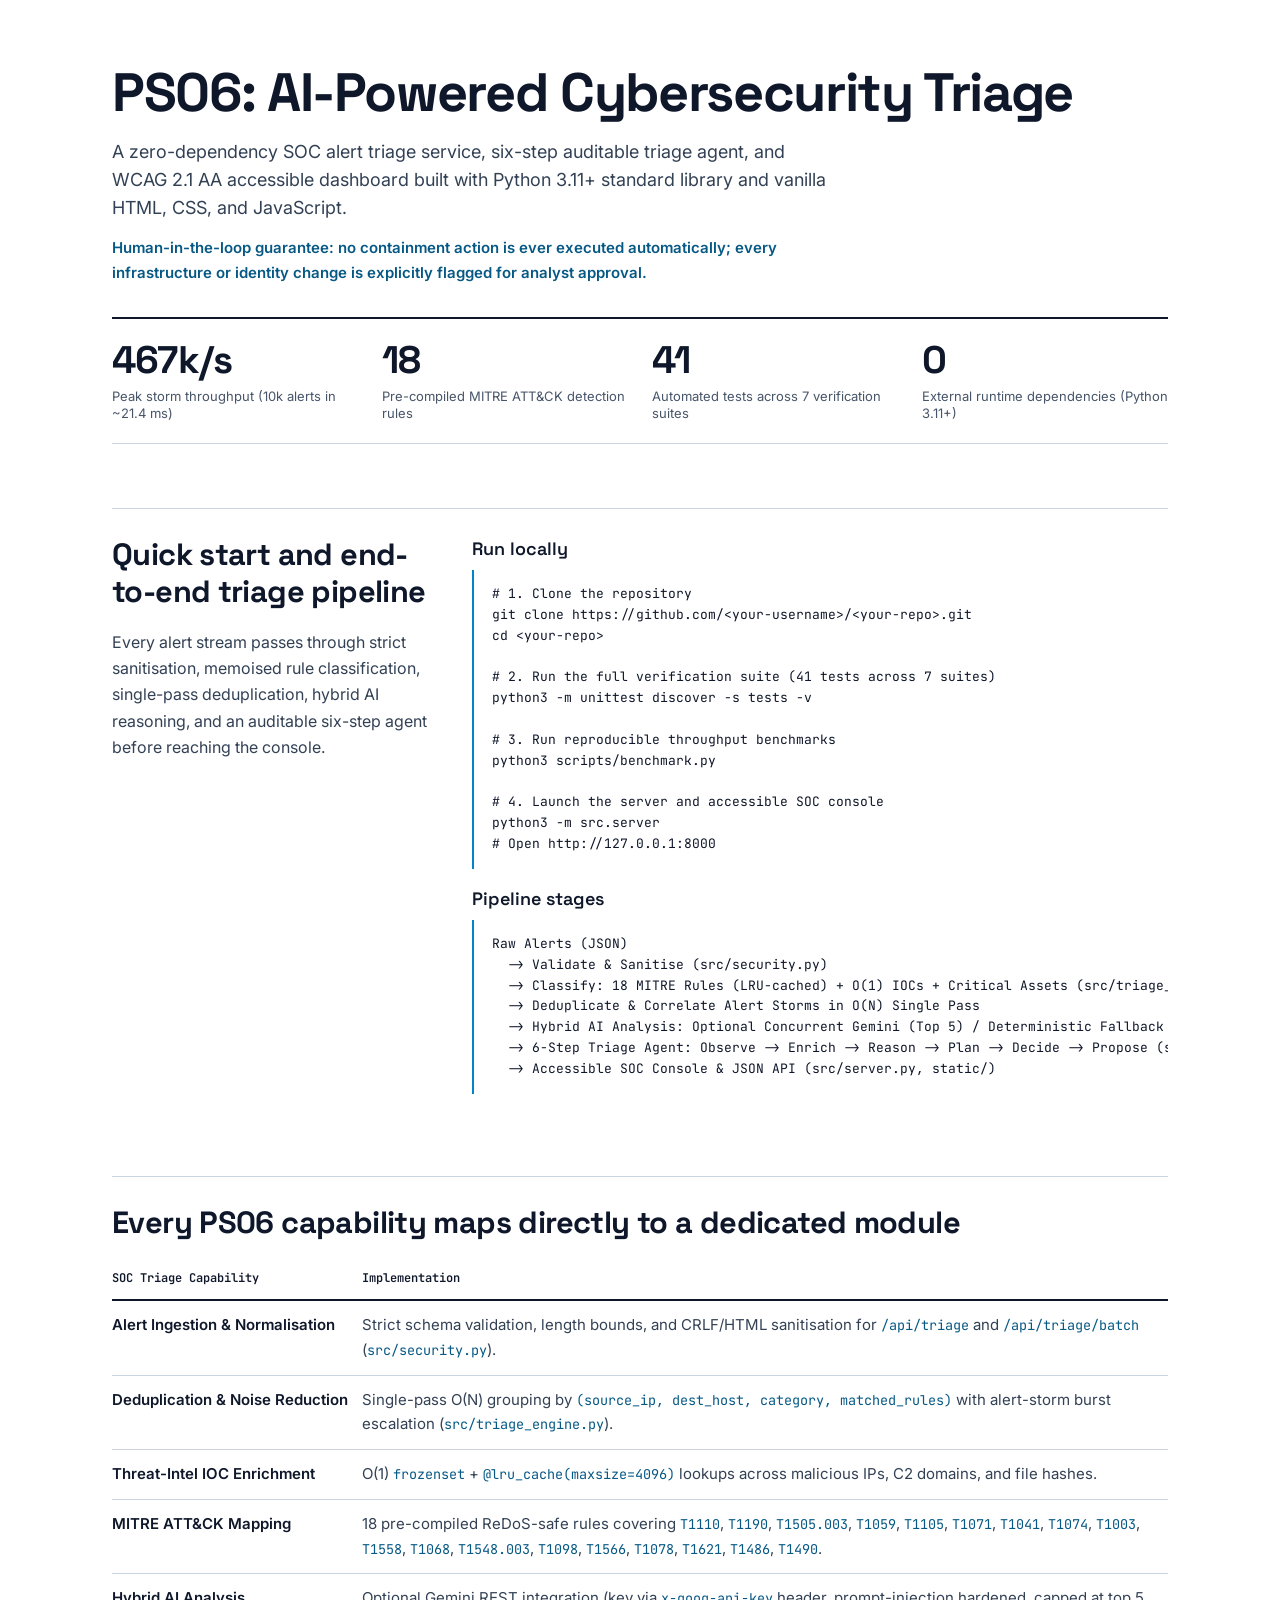
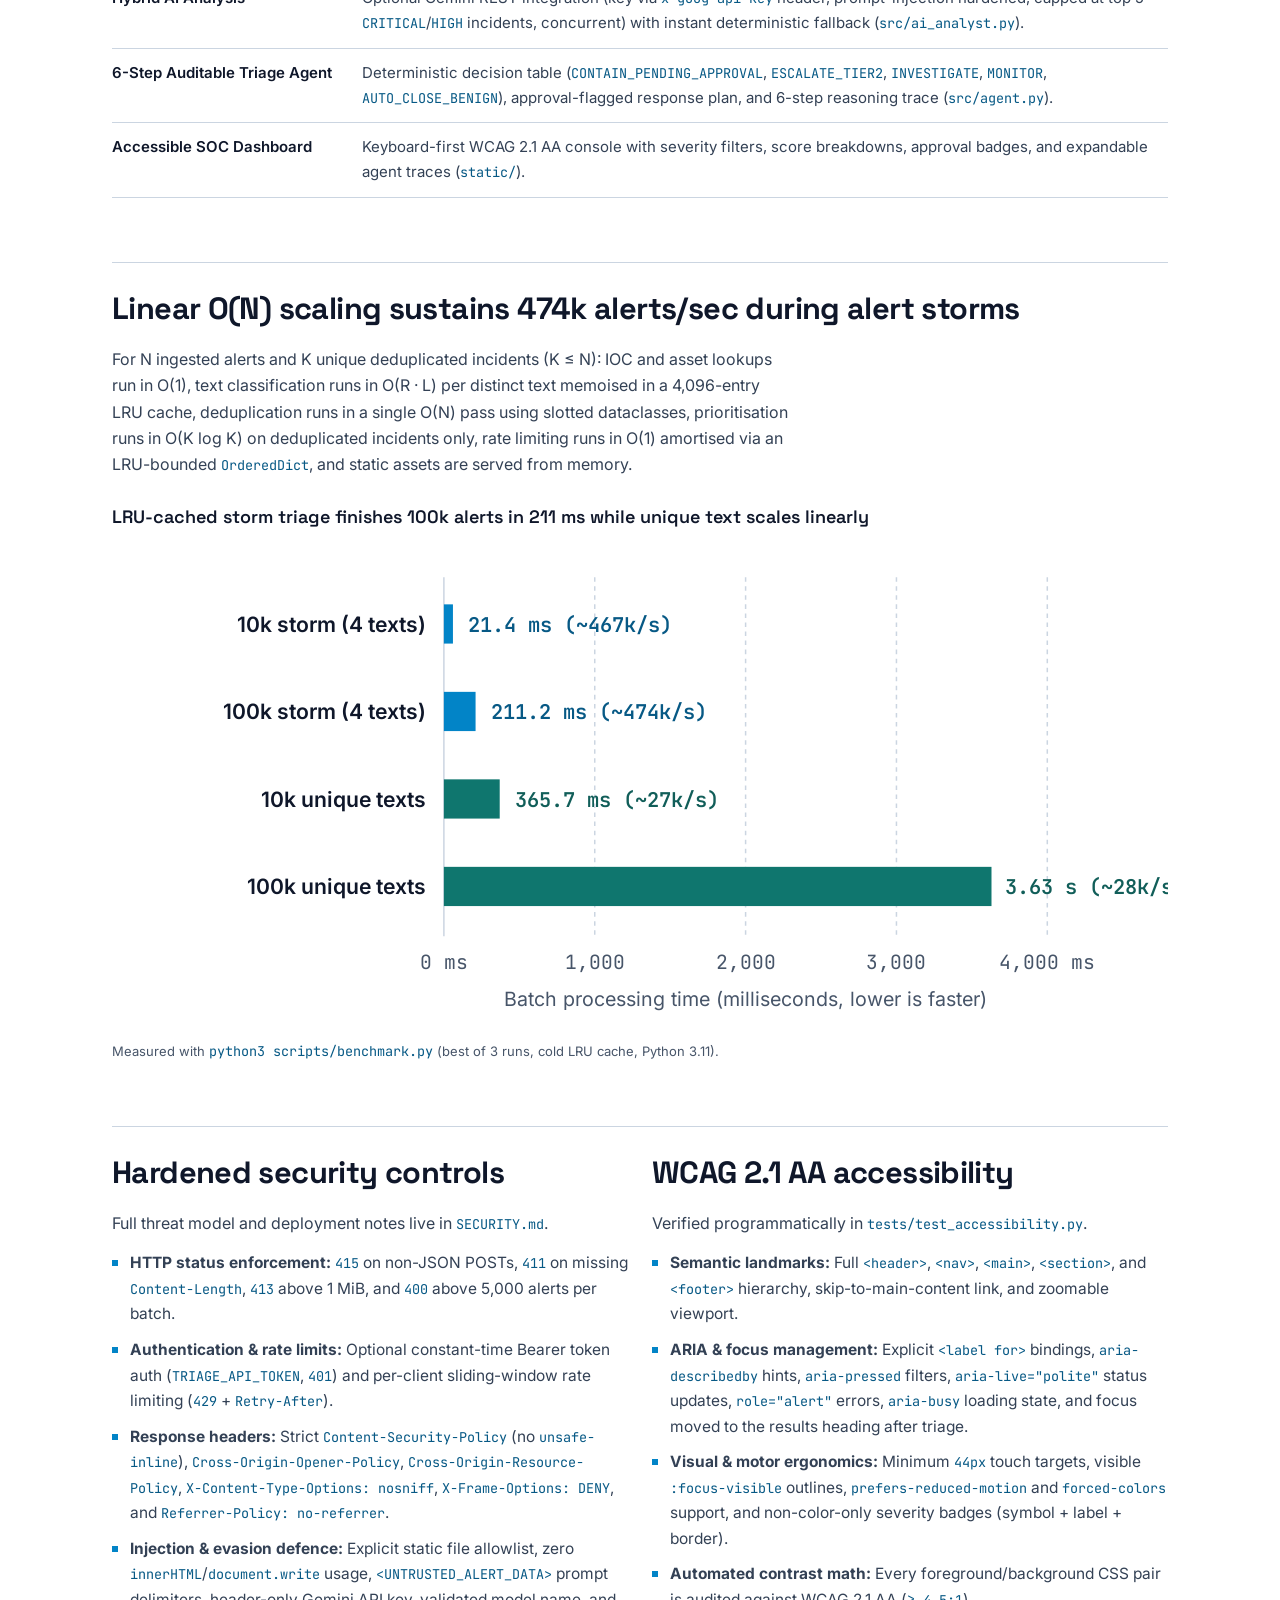
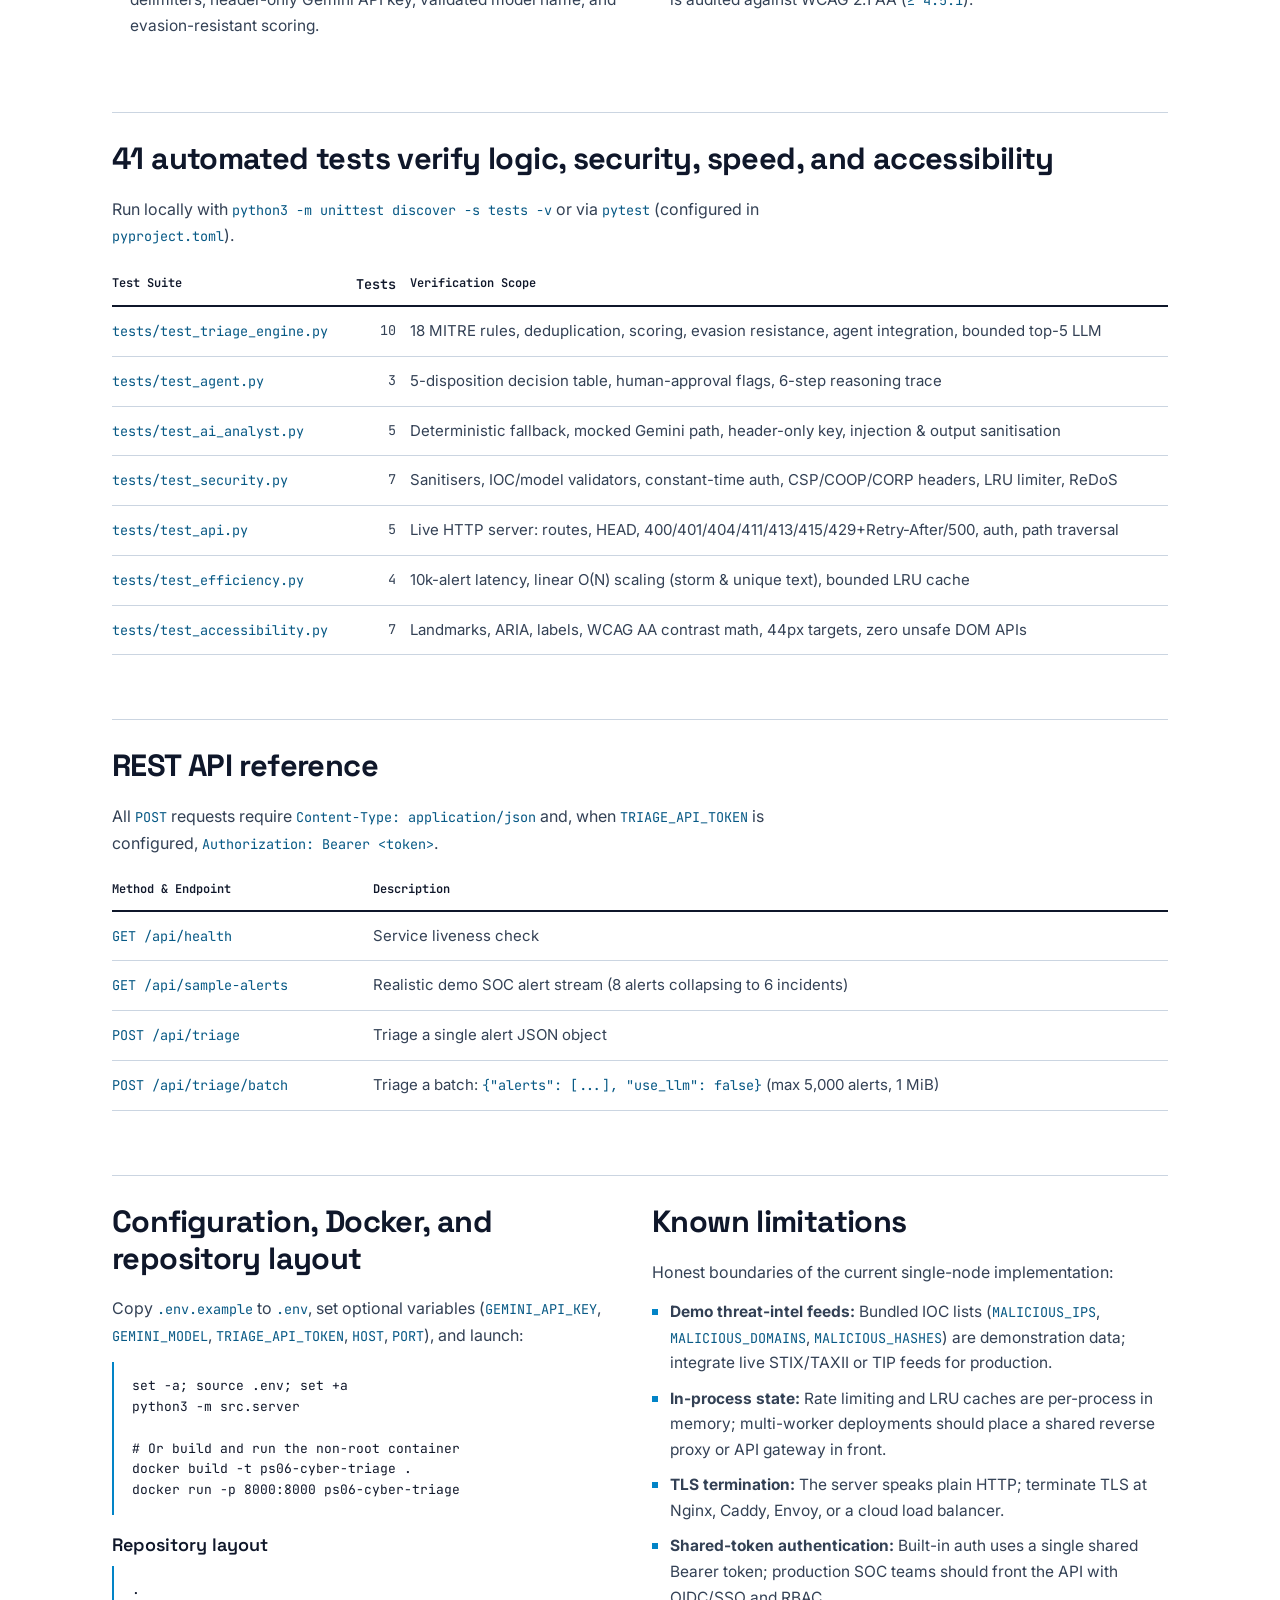
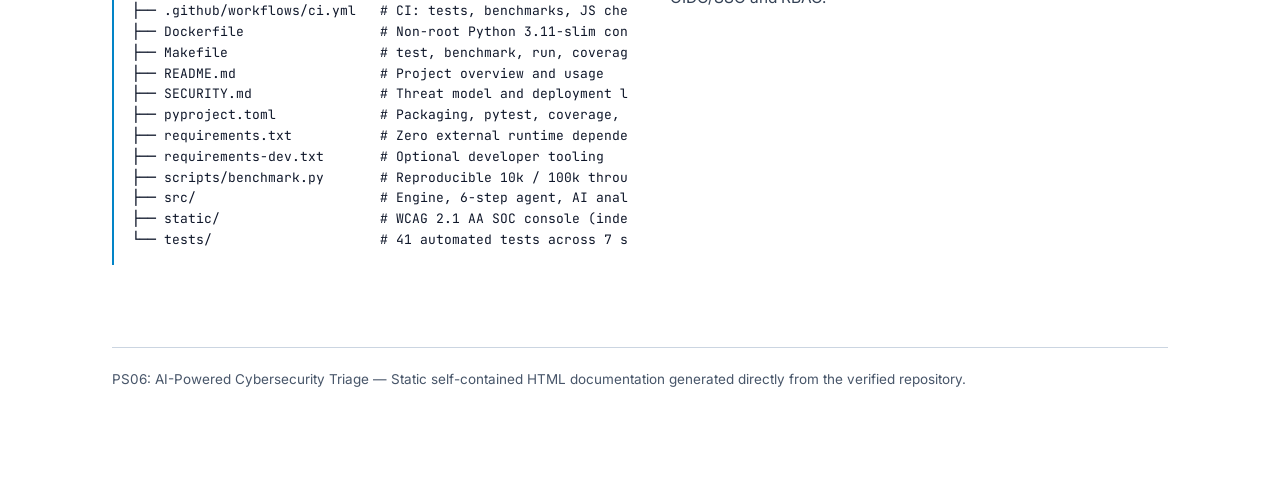
<file: docs/README.html>
<!DOCTYPE html>
<html lang="en">
<head>
  <meta charset="UTF-8">
  <meta name="viewport" content="width=device-width, initial-scale=1.0">
  <title>PS06: AI-Powered Cybersecurity Triage — Technical Documentation</title>
  <link rel="preconnect" href="https://fonts.googleapis.com">
  <link rel="preconnect" href="https://fonts.gstatic.com" crossorigin>
  <link href="https://fonts.googleapis.com/css2?family=Inter:wght@400;500;600&family=JetBrains+Mono:wght@400;500;600&family=Space+Grotesk:wght@600;700&display=swap" rel="stylesheet">
  <style>
    /* Utilitarian · Engineering & Developer Documentation · compact answer-first hero · pipeline -> alignment -> efficiency/chart -> security & accessibility -> tests -> API -> ops/limitations · Space Grotesk + Inter + JetBrains Mono · Crisp white (#FFFFFF) + Deep Cobalt (#075985 AAA text / #0284C7 graphic) · 0px radius · inline KPI strip · SVG horizontal throughput bar chart */

    :root {
      --paper: #FFFFFF;
      --ink: #0F172A;
      --ink2: #334155;
      --mute: #475569;
      --hair: #CBD5E1;
      --accent: #0284C7;
      --accent-text: #075985;
      --accent-2: #0F766E;
      --accent-2-text: #115E59;
    }

    *,
    *::before,
    *::after {
      box-sizing: border-box;
    }

    html {
      font-size: 16px;
      scroll-behavior: smooth;
    }

    body {
      margin: 0;
      background: var(--paper);
      color: var(--ink);
      font-family: 'Inter', system-ui, -apple-system, sans-serif;
      line-height: 1.65;
      -webkit-font-smoothing: antialiased;
    }

    .page {
      padding: 64px clamp(24px, 9vw, 112px) 88px;
    }

    .grid-12 {
      display: grid;
      grid-template-columns: repeat(12, minmax(0, 1fr));
      gap: 24px;
    }

    .col-span-12 { grid-column: 1 / -1; }
    .col-left { grid-column: 1 / 5; }
    .col-right { grid-column: 5 / 13; }
    .col-half-a { grid-column: 1 / 7; }
    .col-half-b { grid-column: 7 / 13; }

    .measure {
      max-width: 68ch;
    }

    h1 {
      margin: 0 0 16px;
      font-family: 'Space Grotesk', system-ui, sans-serif;
      font-size: clamp(38px, 4.4vw, 54px);
      line-height: 1.08;
      letter-spacing: -0.025em;
      font-weight: 700;
      text-wrap: balance;
      color: var(--ink);
    }

    h2 {
      margin: 0 0 18px;
      font-family: 'Space Grotesk', system-ui, sans-serif;
      font-size: clamp(24px, 2.4vw, 32px);
      line-height: 1.2;
      letter-spacing: -0.02em;
      font-weight: 700;
      color: var(--ink);
    }

    h3 {
      margin: 0 0 10px;
      font-family: 'Space Grotesk', system-ui, sans-serif;
      font-size: 18px;
      line-height: 1.3;
      font-weight: 600;
      color: var(--ink);
    }

    p {
      margin: 0 0 14px;
      color: var(--ink2);
      font-size: 16px;
    }

    .deck {
      font-size: 18px;
      line-height: 1.55;
      color: var(--ink2);
      max-width: 66ch;
      margin-bottom: 14px;
    }

    .safety-note {
      font-size: 15px;
      font-weight: 600;
      color: var(--accent-text);
      margin-bottom: 32px;
      max-width: 68ch;
    }

    .kpi-strip {
      display: grid;
      grid-template-columns: repeat(4, minmax(0, 1fr));
      gap: 24px;
      border-top: 2px solid var(--ink);
      border-bottom: 1px solid var(--hair);
      padding: 20px 0;
    }

    .kpi-val {
      font-family: 'Space Grotesk', system-ui, sans-serif;
      font-size: clamp(28px, 3vw, 40px);
      font-weight: 700;
      line-height: 1.1;
      letter-spacing: -0.02em;
      color: var(--ink);
      white-space: nowrap;
    }

    .kpi-label {
      margin-top: 6px;
      font-size: 13px;
      color: var(--mute);
      line-height: 1.35;
    }

    .sec {
      margin-top: 64px;
      padding-top: 28px;
      border-top: 1px solid var(--hair);
    }

    code {
      font-family: 'JetBrains Mono', ui-monospace, SFMono-Regular, monospace;
      font-size: 13.5px;
      color: var(--accent-text);
    }

    pre {
      margin: 0 0 18px;
      padding: 14px 0 14px 18px;
      border-left: 2px solid var(--accent);
      overflow-x: auto;
      font-family: 'JetBrains Mono', ui-monospace, SFMono-Regular, monospace;
      font-size: 13px;
      line-height: 1.6;
      color: var(--ink);
    }

    ul.clean-list {
      margin: 0;
      padding: 0;
      list-style: none;
    }

    ul.clean-list li {
      position: relative;
      padding-left: 18px;
      margin-bottom: 10px;
      color: var(--ink2);
      font-size: 15.5px;
    }

    ul.clean-list li::before {
      content: "";
      position: absolute;
      left: 0;
      top: 10px;
      width: 6px;
      height: 6px;
      background: var(--accent);
    }

    .table-wrap {
      overflow-x: auto;
      margin-top: 12px;
    }

    table {
      width: 100%;
      border-collapse: collapse;
      font-size: 15px;
    }

    th {
      text-align: left;
      padding: 10px 14px 10px 0;
      border-bottom: 2px solid var(--ink);
      font-family: 'JetBrains Mono', ui-monospace, monospace;
      font-size: 12px;
      font-weight: 600;
      color: var(--ink);
      white-space: nowrap;
    }

    td {
      padding: 12px 14px 12px 0;
      border-bottom: 1px solid var(--hair);
      vertical-align: top;
      color: var(--ink2);
    }

    td.num,
    th.num {
      text-align: right;
      white-space: nowrap;
      font-family: 'JetBrains Mono', ui-monospace, monospace;
      font-size: 13.5px;
    }

    td.key-col {
      font-weight: 600;
      color: var(--ink);
      white-space: nowrap;
    }

    figure {
      margin: 24px 0 0;
    }

    figure .fig-title {
      font-family: 'Space Grotesk', system-ui, sans-serif;
      font-size: 18px;
      font-weight: 600;
      color: var(--ink);
      margin-bottom: 10px;
    }

    figcaption {
      margin-top: 8px;
      font-size: 13px;
      color: var(--mute);
    }

    .split-rule {
      border-top: 1px solid var(--hair);
      padding-top: 18px;
    }

    .footer-note {
      margin-top: 64px;
      padding-top: 20px;
      border-top: 1px solid var(--hair);
      font-size: 13.5px;
      color: var(--mute);
    }

    @media (max-width: 860px) {
      .col-left,
      .col-right,
      .col-half-a,
      .col-half-b {
        grid-column: 1 / -1;
      }

      .kpi-strip {
        grid-template-columns: repeat(2, minmax(0, 1fr));
      }
    }
  </style>
</head>
<body>
  <main class="page">
    <header>
      <h1>PS06: AI-Powered Cybersecurity Triage</h1>
      <p class="deck">
        A zero-dependency SOC alert triage service, six-step auditable triage agent, and WCAG 2.1 AA accessible dashboard built with Python 3.11+ standard library and vanilla HTML, CSS, and JavaScript.
      </p>
      <p class="safety-note">
        Human-in-the-loop guarantee: no containment action is ever executed automatically; every infrastructure or identity change is explicitly flagged for analyst approval.
      </p>

      <div class="kpi-strip">
        <div>
          <div class="kpi-val">467k/s</div>
          <div class="kpi-label">Peak storm throughput (10k alerts in ~21.4 ms)</div>
        </div>
        <div>
          <div class="kpi-val">18</div>
          <div class="kpi-label">Pre-compiled MITRE ATT&amp;CK detection rules</div>
        </div>
        <div>
          <div class="kpi-val">41</div>
          <div class="kpi-label">Automated tests across 7 verification suites</div>
        </div>
        <div>
          <div class="kpi-val">0</div>
          <div class="kpi-label">External runtime dependencies (Python 3.11+)</div>
        </div>
      </div>
    </header>

    <section class="sec grid-12">
      <div class="col-left">
        <h2>Quick start and end-to-end triage pipeline</h2>
        <p>
          Every alert stream passes through strict sanitisation, memoised rule classification, single-pass deduplication, hybrid AI reasoning, and an auditable six-step agent before reaching the console.
        </p>
      </div>
      <div class="col-right">
        <h3>Run locally</h3>
        <pre># 1. Clone the repository
git clone https://github.com/&lt;your-username&gt;/&lt;your-repo&gt;.git
cd &lt;your-repo&gt;

# 2. Run the full verification suite (41 tests across 7 suites)
python3 -m unittest discover -s tests -v

# 3. Run reproducible throughput benchmarks
python3 scripts/benchmark.py

# 4. Launch the server and accessible SOC console
python3 -m src.server
# Open http://127.0.0.1:8000</pre>

        <h3>Pipeline stages</h3>
        <pre>Raw Alerts (JSON)
  -&gt; Validate &amp; Sanitise (src/security.py)
  -&gt; Classify: 18 MITRE Rules (LRU-cached) + O(1) IOCs + Critical Assets (src/triage_engine.py)
  -&gt; Deduplicate &amp; Correlate Alert Storms in O(N) Single Pass
  -&gt; Hybrid AI Analysis: Optional Concurrent Gemini (Top 5) / Deterministic Fallback (src/ai_analyst.py)
  -&gt; 6-Step Triage Agent: Observe -&gt; Enrich -&gt; Reason -&gt; Plan -&gt; Decide -&gt; Propose (src/agent.py)
  -&gt; Accessible SOC Console &amp; JSON API (src/server.py, static/)</pre>
      </div>
    </section>

    <section class="sec">
      <h2>Every PS06 capability maps directly to a dedicated module</h2>
      <div class="table-wrap">
        <table>
          <thead>
            <tr>
              <th>SOC Triage Capability</th>
              <th>Implementation</th>
            </tr>
          </thead>
          <tbody>
            <tr>
              <td class="key-col">Alert Ingestion &amp; Normalisation</td>
              <td>Strict schema validation, length bounds, and CRLF/HTML sanitisation for <code>/api/triage</code> and <code>/api/triage/batch</code> (<code>src/security.py</code>).</td>
            </tr>
            <tr>
              <td class="key-col">Deduplication &amp; Noise Reduction</td>
              <td>Single-pass O(N) grouping by <code>(source_ip, dest_host, category, matched_rules)</code> with alert-storm burst escalation (<code>src/triage_engine.py</code>).</td>
            </tr>
            <tr>
              <td class="key-col">Threat-Intel IOC Enrichment</td>
              <td>O(1) <code>frozenset</code> + <code>@lru_cache(maxsize=4096)</code> lookups across malicious IPs, C2 domains, and file hashes.</td>
            </tr>
            <tr>
              <td class="key-col">MITRE ATT&amp;CK Mapping</td>
              <td>18 pre-compiled ReDoS-safe rules covering <code>T1110</code>, <code>T1190</code>, <code>T1505.003</code>, <code>T1059</code>, <code>T1105</code>, <code>T1071</code>, <code>T1041</code>, <code>T1074</code>, <code>T1003</code>, <code>T1558</code>, <code>T1068</code>, <code>T1548.003</code>, <code>T1098</code>, <code>T1566</code>, <code>T1078</code>, <code>T1621</code>, <code>T1486</code>, <code>T1490</code>.</td>
            </tr>
            <tr>
              <td class="key-col">Hybrid AI Analysis</td>
              <td>Optional Gemini REST integration (key via <code>x-goog-api-key</code> header, prompt-injection hardened, capped at top 5 <code>CRITICAL</code>/<code>HIGH</code> incidents, concurrent) with instant deterministic fallback (<code>src/ai_analyst.py</code>).</td>
            </tr>
            <tr>
              <td class="key-col">6-Step Auditable Triage Agent</td>
              <td>Deterministic decision table (<code>CONTAIN_PENDING_APPROVAL</code>, <code>ESCALATE_TIER2</code>, <code>INVESTIGATE</code>, <code>MONITOR</code>, <code>AUTO_CLOSE_BENIGN</code>), approval-flagged response plan, and 6-step reasoning trace (<code>src/agent.py</code>).</td>
            </tr>
            <tr>
              <td class="key-col">Accessible SOC Dashboard</td>
              <td>Keyboard-first WCAG 2.1 AA console with severity filters, score breakdowns, approval badges, and expandable agent traces (<code>static/</code>).</td>
            </tr>
          </tbody>
        </table>
      </div>
    </section>

    <section class="sec">
      <h2>Linear O(N) scaling sustains 474k alerts/sec during alert storms</h2>
      <p class="measure">
        For N ingested alerts and K unique deduplicated incidents (K &le; N): IOC and asset lookups run in O(1), text classification runs in O(R &middot; L) per distinct text memoised in a 4,096-entry LRU cache, deduplication runs in a single O(N) pass using slotted dataclasses, prioritisation runs in O(K log K) on deduplicated incidents only, rate limiting runs in O(1) amortised via an LRU-bounded <code>OrderedDict</code>, and static assets are served from memory.
      </p>

      <figure>
        <div class="fig-title">LRU-cached storm triage finishes 100k alerts in 211 ms while unique text scales linearly</div>
        <svg viewBox="0 0 700 320" width="100%" role="img" aria-label="Horizontal bar chart comparing measured latency and throughput across 10,000 and 100,000 alerts for repetitive storms versus unique text">
          <!-- Vertical gridlines (log-friendly proportional visual scale with exact labels; linear scale to 4000 ms) -->
          <line x1="220" y1="24" x2="220" y2="262" stroke="#CBD5E1" stroke-width="1"/>
          <line x1="320" y1="24" x2="320" y2="262" stroke="#CBD5E1" stroke-width="1" stroke-dasharray="3 3"/>
          <line x1="420" y1="24" x2="420" y2="262" stroke="#CBD5E1" stroke-width="1" stroke-dasharray="3 3"/>
          <line x1="520" y1="24" x2="520" y2="262" stroke="#CBD5E1" stroke-width="1" stroke-dasharray="3 3"/>
          <line x1="620" y1="24" x2="620" y2="262" stroke="#CBD5E1" stroke-width="1" stroke-dasharray="3 3"/>

          <!-- Axis ticks -->
          <text x="220" y="284" text-anchor="middle" font-family="JetBrains Mono, monospace" font-size="13" fill="#475569">0 ms</text>
          <text x="320" y="284" text-anchor="middle" font-family="JetBrains Mono, monospace" font-size="13" fill="#475569">1,000</text>
          <text x="420" y="284" text-anchor="middle" font-family="JetBrains Mono, monospace" font-size="13" fill="#475569">2,000</text>
          <text x="520" y="284" text-anchor="middle" font-family="JetBrains Mono, monospace" font-size="13" fill="#475569">3,000</text>
          <text x="620" y="284" text-anchor="middle" font-family="JetBrains Mono, monospace" font-size="13" fill="#475569">4,000 ms</text>
          <text x="420" y="308" text-anchor="middle" font-family="Inter, sans-serif" font-size="13" fill="#475569">Batch processing time (milliseconds, lower is faster)</text>

          <!-- Row 1: 10k storm (21.4 ms -> 2.14px, draw min 6px visible marker) -->
          <text x="208" y="60" text-anchor="end" font-family="Inter, sans-serif" font-size="14" font-weight="600" fill="#0F172A">10k storm (4 texts)</text>
          <rect x="220" y="42" width="6" height="26" fill="#0284C7"/>
          <text x="236" y="60" font-family="JetBrains Mono, monospace" font-size="13.5" font-weight="600" fill="#075985">21.4 ms (~467k/s)</text>

          <!-- Row 2: 100k storm (211.2 ms -> 21.1px) -->
          <text x="208" y="118" text-anchor="end" font-family="Inter, sans-serif" font-size="14" font-weight="600" fill="#0F172A">100k storm (4 texts)</text>
          <rect x="220" y="100" width="21" height="26" fill="#0284C7"/>
          <text x="251" y="118" font-family="JetBrains Mono, monospace" font-size="13.5" font-weight="600" fill="#075985">211.2 ms (~474k/s)</text>

          <!-- Row 3: 10k unique (365.7 ms -> 36.6px) -->
          <text x="208" y="176" text-anchor="end" font-family="Inter, sans-serif" font-size="14" font-weight="600" fill="#0F172A">10k unique texts</text>
          <rect x="220" y="158" width="37" height="26" fill="#0F766E"/>
          <text x="267" y="176" font-family="JetBrains Mono, monospace" font-size="13.5" font-weight="600" fill="#115E59">365.7 ms (~27k/s)</text>

          <!-- Row 4: 100k unique (3628 ms -> 362.8px) -->
          <text x="208" y="234" text-anchor="end" font-family="Inter, sans-serif" font-size="14" font-weight="600" fill="#0F172A">100k unique texts</text>
          <rect x="220" y="216" width="363" height="26" fill="#0F766E"/>
          <text x="592" y="234" font-family="JetBrains Mono, monospace" font-size="13.5" font-weight="600" fill="#115E59">3.63 s (~28k/s)</text>
        </svg>
        <figcaption>Measured with <code>python3 scripts/benchmark.py</code> (best of 3 runs, cold LRU cache, Python 3.11).</figcaption>
      </figure>
    </section>

    <section class="sec grid-12">
      <div class="col-half-a">
        <h2>Hardened security controls</h2>
        <p>Full threat model and deployment notes live in <code>SECURITY.md</code>.</p>
        <ul class="clean-list">
          <li><strong>HTTP status enforcement:</strong> <code>415</code> on non-JSON POSTs, <code>411</code> on missing <code>Content-Length</code>, <code>413</code> above 1 MiB, and <code>400</code> above 5,000 alerts per batch.</li>
          <li><strong>Authentication &amp; rate limits:</strong> Optional constant-time Bearer token auth (<code>TRIAGE_API_TOKEN</code>, <code>401</code>) and per-client sliding-window rate limiting (<code>429</code> + <code>Retry-After</code>).</li>
          <li><strong>Response headers:</strong> Strict <code>Content-Security-Policy</code> (no <code>unsafe-inline</code>), <code>Cross-Origin-Opener-Policy</code>, <code>Cross-Origin-Resource-Policy</code>, <code>X-Content-Type-Options: nosniff</code>, <code>X-Frame-Options: DENY</code>, and <code>Referrer-Policy: no-referrer</code>.</li>
          <li><strong>Injection &amp; evasion defence:</strong> Explicit static file allowlist, zero <code>innerHTML</code>/<code>document.write</code> usage, <code>&lt;UNTRUSTED_ALERT_DATA&gt;</code> prompt delimiters, header-only Gemini API key, validated model name, and evasion-resistant scoring.</li>
        </ul>
      </div>

      <div class="col-half-b">
        <h2>WCAG 2.1 AA accessibility</h2>
        <p>Verified programmatically in <code>tests/test_accessibility.py</code>.</p>
        <ul class="clean-list">
          <li><strong>Semantic landmarks:</strong> Full <code>&lt;header&gt;</code>, <code>&lt;nav&gt;</code>, <code>&lt;main&gt;</code>, <code>&lt;section&gt;</code>, and <code>&lt;footer&gt;</code> hierarchy, skip-to-main-content link, and zoomable viewport.</li>
          <li><strong>ARIA &amp; focus management:</strong> Explicit <code>&lt;label for&gt;</code> bindings, <code>aria-describedby</code> hints, <code>aria-pressed</code> filters, <code>aria-live="polite"</code> status updates, <code>role="alert"</code> errors, <code>aria-busy</code> loading state, and focus moved to the results heading after triage.</li>
          <li><strong>Visual &amp; motor ergonomics:</strong> Minimum <code>44px</code> touch targets, visible <code>:focus-visible</code> outlines, <code>prefers-reduced-motion</code> and <code>forced-colors</code> support, and non-color-only severity badges (symbol + label + border).</li>
          <li><strong>Automated contrast math:</strong> Every foreground/background CSS pair is audited against WCAG 2.1 AA (<code>&ge; 4.5:1</code>).</li>
        </ul>
      </div>
    </section>

    <section class="sec">
      <h2>41 automated tests verify logic, security, speed, and accessibility</h2>
      <p class="measure">
        Run locally with <code>python3 -m unittest discover -s tests -v</code> or via <code>pytest</code> (configured in <code>pyproject.toml</code>).
      </p>
      <div class="table-wrap">
        <table>
          <thead>
            <tr>
              <th>Test Suite</th>
              <th class="num">Tests</th>
              <th>Verification Scope</th>
            </tr>
          </thead>
          <tbody>
            <tr>
              <td><code>tests/test_triage_engine.py</code></td>
              <td class="num">10</td>
              <td>18 MITRE rules, deduplication, scoring, evasion resistance, agent integration, bounded top-5 LLM</td>
            </tr>
            <tr>
              <td><code>tests/test_agent.py</code></td>
              <td class="num">3</td>
              <td>5-disposition decision table, human-approval flags, 6-step reasoning trace</td>
            </tr>
            <tr>
              <td><code>tests/test_ai_analyst.py</code></td>
              <td class="num">5</td>
              <td>Deterministic fallback, mocked Gemini path, header-only key, injection &amp; output sanitisation</td>
            </tr>
            <tr>
              <td><code>tests/test_security.py</code></td>
              <td class="num">7</td>
              <td>Sanitisers, IOC/model validators, constant-time auth, CSP/COOP/CORP headers, LRU limiter, ReDoS</td>
            </tr>
            <tr>
              <td><code>tests/test_api.py</code></td>
              <td class="num">5</td>
              <td>Live HTTP server: routes, HEAD, 400/401/404/411/413/415/429+Retry-After/500, auth, path traversal</td>
            </tr>
            <tr>
              <td><code>tests/test_efficiency.py</code></td>
              <td class="num">4</td>
              <td>10k-alert latency, linear O(N) scaling (storm &amp; unique text), bounded LRU cache</td>
            </tr>
            <tr>
              <td><code>tests/test_accessibility.py</code></td>
              <td class="num">7</td>
              <td>Landmarks, ARIA, labels, WCAG AA contrast math, 44px targets, zero unsafe DOM APIs</td>
            </tr>
          </tbody>
        </table>
      </div>
    </section>

    <section class="sec">
      <h2>REST API reference</h2>
      <p class="measure">
        All <code>POST</code> requests require <code>Content-Type: application/json</code> and, when <code>TRIAGE_API_TOKEN</code> is configured, <code>Authorization: Bearer &lt;token&gt;</code>.
      </p>
      <div class="table-wrap">
        <table>
          <thead>
            <tr>
              <th>Method &amp; Endpoint</th>
              <th>Description</th>
            </tr>
          </thead>
          <tbody>
            <tr>
              <td><code>GET /api/health</code></td>
              <td>Service liveness check</td>
            </tr>
            <tr>
              <td><code>GET /api/sample-alerts</code></td>
              <td>Realistic demo SOC alert stream (8 alerts collapsing to 6 incidents)</td>
            </tr>
            <tr>
              <td><code>POST /api/triage</code></td>
              <td>Triage a single alert JSON object</td>
            </tr>
            <tr>
              <td><code>POST /api/triage/batch</code></td>
              <td>Triage a batch: <code>{"alerts": [...], "use_llm": false}</code> (max 5,000 alerts, 1 MiB)</td>
            </tr>
          </tbody>
        </table>
      </div>
    </section>

    <section class="sec grid-12">
      <div class="col-half-a">
        <h2>Configuration, Docker, and repository layout</h2>
        <p>Copy <code>.env.example</code> to <code>.env</code>, set optional variables (<code>GEMINI_API_KEY</code>, <code>GEMINI_MODEL</code>, <code>TRIAGE_API_TOKEN</code>, <code>HOST</code>, <code>PORT</code>), and launch:</p>
        <pre>set -a; source .env; set +a
python3 -m src.server

# Or build and run the non-root container
docker build -t ps06-cyber-triage .
docker run -p 8000:8000 ps06-cyber-triage</pre>

        <h3>Repository layout</h3>
        <pre>.
├── .github/workflows/ci.yml   # CI: tests, benchmarks, JS check, lint/typecheck
├── Dockerfile                 # Non-root Python 3.11-slim container + healthcheck
├── Makefile                   # test, benchmark, run, coverage, lint, typecheck
├── README.md                  # Project overview and usage
├── SECURITY.md                # Threat model and deployment limitations
├── pyproject.toml             # Packaging, pytest, coverage, ruff, mypy config
├── requirements.txt           # Zero external runtime dependencies
├── requirements-dev.txt       # Optional developer tooling
├── scripts/benchmark.py       # Reproducible 10k / 100k throughput benchmark
├── src/                       # Engine, 6-step agent, AI analyst, security, server
├── static/                    # WCAG 2.1 AA SOC console (index.html, styles.css, app.js)
└── tests/                     # 41 automated tests across 7 suites</pre>
      </div>

      <div class="col-half-b">
        <h2>Known limitations</h2>
        <p>Honest boundaries of the current single-node implementation:</p>
        <ul class="clean-list">
          <li><strong>Demo threat-intel feeds:</strong> Bundled IOC lists (<code>MALICIOUS_IPS</code>, <code>MALICIOUS_DOMAINS</code>, <code>MALICIOUS_HASHES</code>) are demonstration data; integrate live STIX/TAXII or TIP feeds for production.</li>
          <li><strong>In-process state:</strong> Rate limiting and LRU caches are per-process in memory; multi-worker deployments should place a shared reverse proxy or API gateway in front.</li>
          <li><strong>TLS termination:</strong> The server speaks plain HTTP; terminate TLS at Nginx, Caddy, Envoy, or a cloud load balancer.</li>
          <li><strong>Shared-token authentication:</strong> Built-in auth uses a single shared Bearer token; production SOC teams should front the API with OIDC/SSO and RBAC.</li>
        </ul>
      </div>
    </section>

    <footer class="footer-note">
      PS06: AI-Powered Cybersecurity Triage &mdash; Static self-contained HTML documentation generated directly from the verified repository.
    </footer>
  </main>
</body>
</html>
</file>
